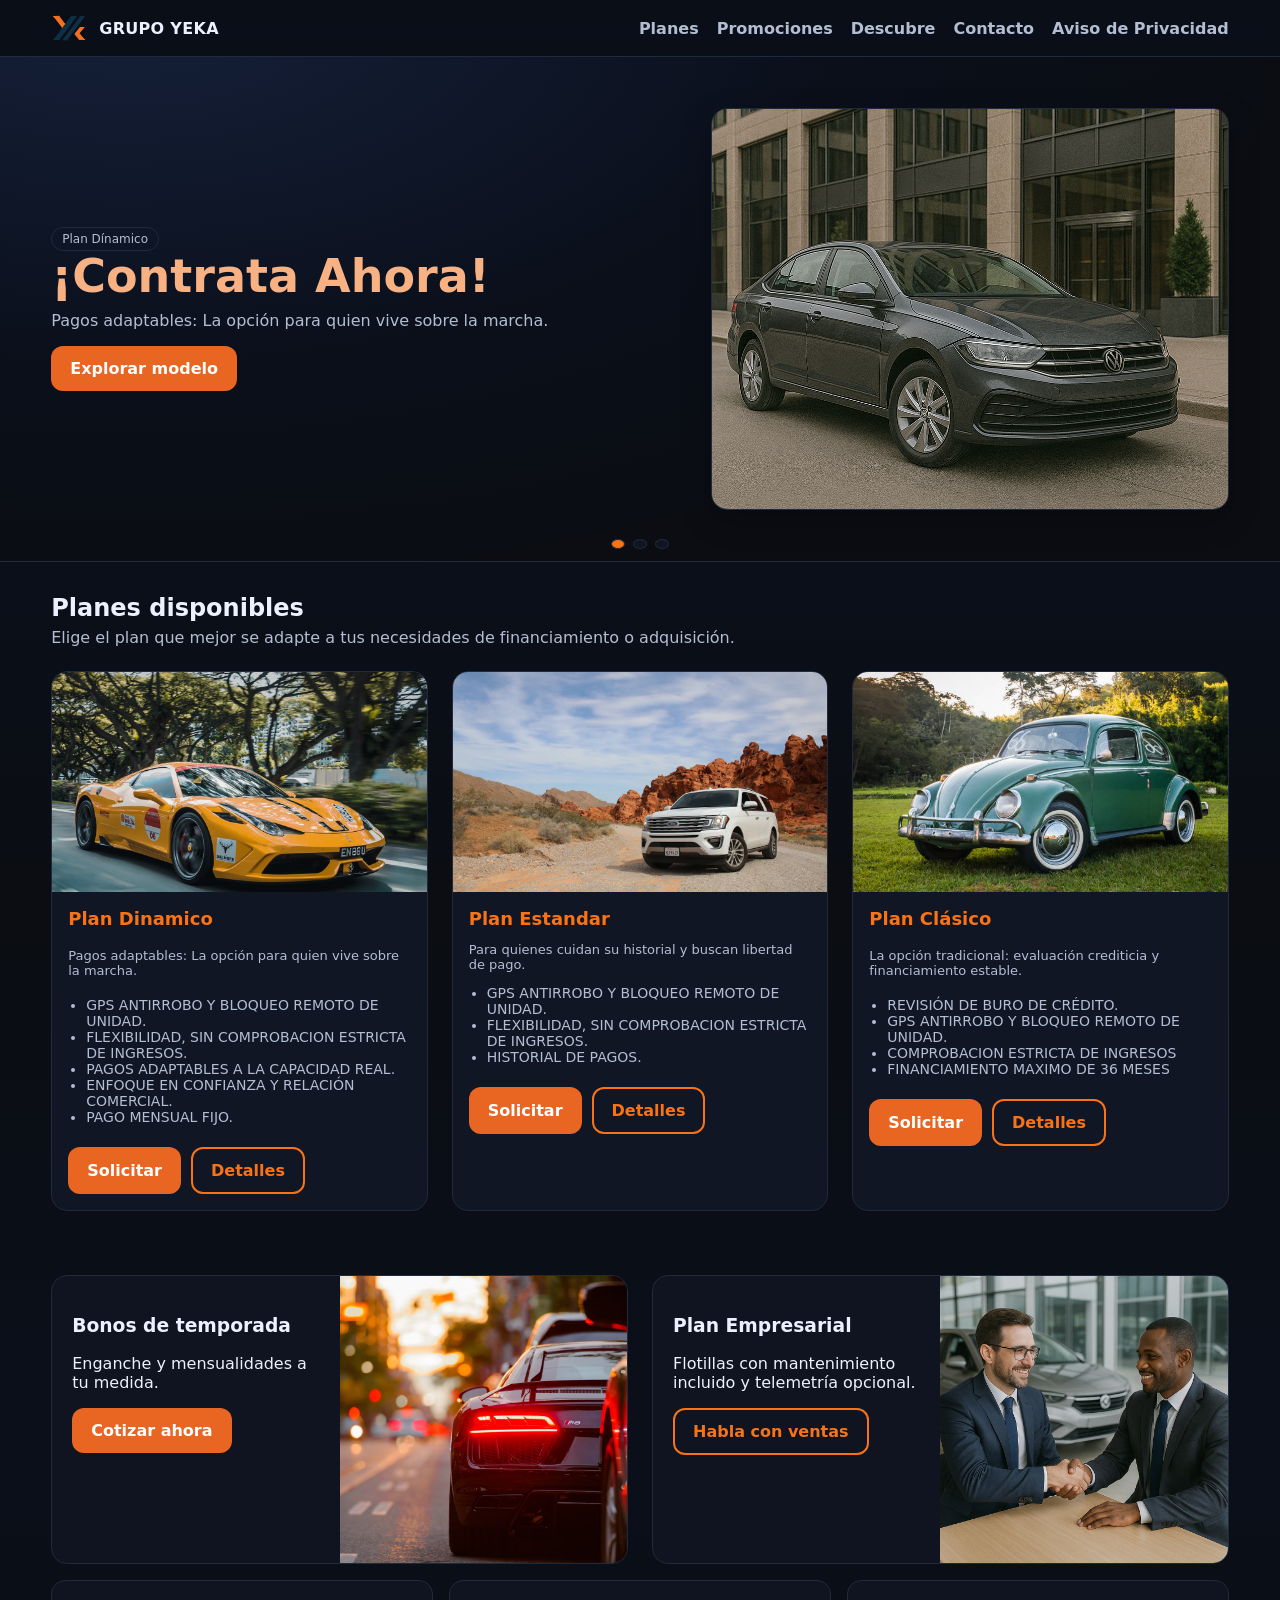
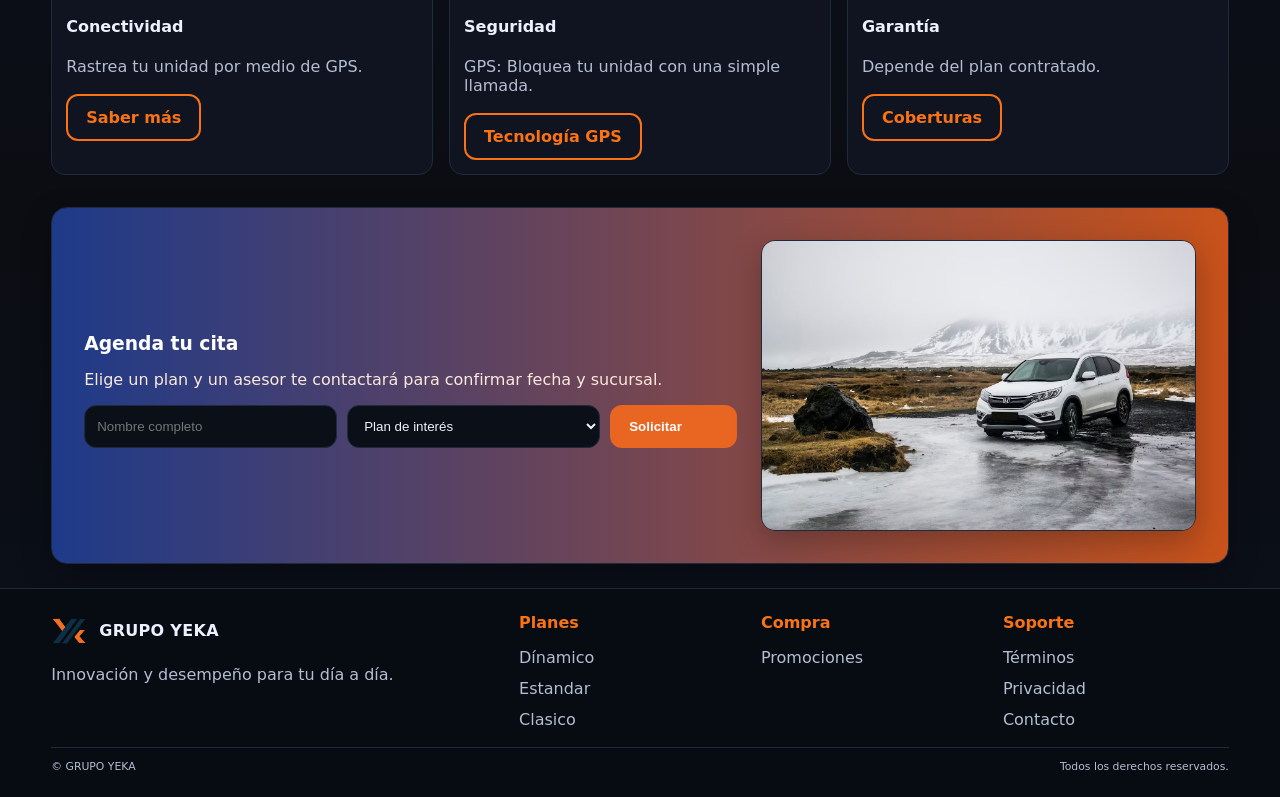
<file: index.html>
<!DOCTYPE html>
<html lang="es">
  <head>
    <meta charset="utf-8" />
    <meta name="viewport" content="width=device-width, initial-scale=1" />
    <title>GRUPO YEKA | Sitio Oficial</title>
    <meta
      name="description"
      content="Explora la línea completa de vehículos GRUPO YEKA: sedanes, SUVs y pickups. Promociones, pruebas de manejo y cotizador."
    />
    <link rel="icon" href="/favicon.png" type="image/png">
    <link rel="stylesheet" href="styles.css" />
    <link rel="js" href="script.js" />
  </head>
  <body>
    <!-- Header -->
    <header class="header">
      <div class="container nav">
        <a class="brand" href="#">
          <span class="brand-logo" aria-hidden="true"></span>
          <span class="brand-name">GRUPO YEKA</span>
        </a>
        <nav class="menu" aria-label="Principal">
          <a href="#planes">Planes</a>
          <a href="#promos">Promociones</a>
          <a href="#descubre">Descubre</a>
          <a href="#contacto">Contacto</a>
          <a href="aviso_privacidad.html">Aviso de Privacidad</a>
        </nav>
      </div>
    </header>

    <!-- Hero / Carrusel -->
    <section class="hero">
      <div class="container slides" id="slides">
        <!-- Slide 1 -->
        <article class="slide active">
          <div class="slide-inner">
            <div class="copy">
              <div class="badge">Plan Dínamico</div>
              <h1>¡Contrata Ahora!</h1>
              <p>
                Pagos adaptables: La opción para quien vive sobre la marcha.
              </p>
              <div style="display: flex; gap: 10px; margin-top: 6px">
                <a class="btn" href="#planes">Explorar modelo</a>
              </div>
            </div>
            <div class="media">
              <img
                src="assets/virtus_gris.png"
                alt="SUV híbrida plateada en carretera nocturna"
              />
            </div>
          </div>
        </article>
        <!-- Slide 2 -->
        <article class="slide">
          <div class="slide-inner">
            <div class="copy">
              <div class="badge">Plan Estandar</div>
              <h1>¡Contrata ahora!</h1>
              <p>
                Para quienes cuidan su historial y buscan libertad de pago.
              </p>
              <div style="display: flex; gap: 10px; margin-top: 6px">
                <a class="btn" href="#planes">Ver versiones</a>
                <a class="btn outline" href="#promos">Promociones</a>
              </div>
            </div>
            <div class="media">
              <img
                src="assets/pickup_negra.png"
                alt="Pickup negra sobre terreno rocoso"
              />
            </div>
          </div>
        </article>
        <!-- Slide 3 -->
        <article class="slide">
          <div class="slide-inner">
            <div class="copy">
              <div class="badge">Plan Clasico</div>
              <h1>¡Contrata Ahora!</h1>
              <p>
                La opción tradicional: evaluación crediticia y financiamiento
              estable.
              </p>
              <div style="display: flex; gap: 10px; margin-top: 6px">
                <a class="btn" href="#planes">Configurar</a>
                <a class="btn outline" href="#descubre">Descubrir más</a>
              </div>
            </div>
            <div class="media">
              <img
                src="assets/spark_azul.png"
                alt="Coupé eléctrico azul en estudio"
              />
            </div>
          </div>
        </article>
        <div class="dots" aria-label="Indicadores del carrusel"></div>
      </div>
    </section>

    <!-- Línea de planes -->
    <section class="section container" id="planes">
      <h2>Planes disponibles</h2>
      <p class="lead">
        Elige el plan que mejor se adapte a tus necesidades de financiamiento o
        adquisición.
      </p>

      <div class="models">
        <!-- Plan 1 -->
        <article class="card">
          <div class="card-media">
            <img
              src="assets/deportivo.png"
              alt="Plan Dinamico"
            />
          </div>
          <div class="card-body">
            <h3 class="card-title">Plan Dinamico</h3>
            <p class="card-meta">
              Pagos adaptables: La opción para quien vive sobre la marcha.
            </p>
            <ul
              style="
                margin: 0 0 10px 0;
                padding-left: 18px;
                color: var(--muted);
                font-size: 14px;
              "
            >
              <li>GPS ANTIRROBO Y BLOQUEO REMOTO DE UNIDAD.</li>
              <li>FLEXIBILIDAD, SIN COMPROBACION ESTRICTA DE INGRESOS.</li>
              <li>PAGOS ADAPTABLES A LA CAPACIDAD REAL.</li>
              <li>ENFOQUE EN CONFIANZA Y RELACIÓN COMERCIAL.</li>
              <li>PAGO MENSUAL FIJO.</li>
            </ul>
            <div class="card-actions">
              <a class="btn" href="#cotiza">Solicitar</a>
              <a class="btn outline" href="#">Detalles</a>
            </div>
          </div>
        </article>

        <!-- Plan 2 -->
        <article class="card">
          <div class="card-media">
            <img
              src="assets/camioneta.png"
              alt="Plan Clásico"
            />
          </div>
          <div class="card-body">
            <div>
              <h3 class="card-title">Plan Estandar</h3>
              <p class="card-meta">
                Para quienes cuidan su historial y buscan libertad de pago.
              </p>
              <ul
                style="
                  margin: 0 0 10px 0;
                  padding-left: 18px;
                  color: var(--muted);
                  font-size: 14px;
                "
              >
                <li>GPS ANTIRROBO Y BLOQUEO REMOTO DE UNIDAD.</li>
                <li>FLEXIBILIDAD, SIN COMPROBACION ESTRICTA DE INGRESOS.</li>
                <li>HISTORIAL DE PAGOS.</li>
              </ul>
            </div>
            <div class="card-actions">
              <a class="btn" href="#cotiza">Solicitar</a>
              <a class="btn outline" href="#">Detalles</a>
            </div>
          </div>
        </article>

        <!-- Plan 3 -->
        <article class="card">
          <div class="card-media">
            <img
              src="assets/bocho_verde.jpg"
              alt="Plan Clásico"
            />
          </div>
          <div class="card-body">
            <h3 class="card-title">Plan Clásico</h3>
            <p class="card-meta">
              La opción tradicional: evaluación crediticia y financiamiento
              estable.
            </p>
            <ul
              style="
                margin: 0 0 10px 0;
                padding-left: 18px;
                color: var(--muted);
                font-size: 14px;
              "
            >
              <li>REVISIÓN DE BURO DE CRÉDITO.</li>
              <li>GPS ANTIRROBO Y BLOQUEO REMOTO DE UNIDAD.</li>
              <li>COMPROBACION ESTRICTA DE INGRESOS</li>
              <li>FINANCIAMIENTO MAXIMO DE 36 MESES</li>
            </ul>
            <div class="card-actions">
              <a class="btn" href="#cotiza">Solicitar</a>
              <a class="btn outline" href="#">Detalles</a>
            </div>
          </div>
        </article>
      </div>
    </section>

    <!-- Promociones / Descubrimientos -->
    <section class="section container" id="promos">
      <div class="promo">
        <div class="tile">
          <div class="copy">
            <h3>Bonos de temporada</h3>
            <p>
              Enganche y mensualidades a tu medida.
            </p>
            <a class="btn" href="#cotiza">Cotizar ahora</a>
          </div>
          <div class="media">
            <img
              src="assets/deportivo_2.png"
              alt="Auto rojo en showroom"
            />
          </div>
        </div>
        <div class="tile">
          <div class="copy">
            <h3>Plan Empresarial</h3>
            <p>Flotillas con mantenimiento incluido y telemetría opcional.</p>
            <a class="btn outline" href="#contacto">Habla con ventas</a>
          </div>
          <div class="media">
            <img
              src="assets/trato.png"
              alt="Estacionamiento corporativo nocturno"
            />
          </div>
        </div>
      </div>

      <div class="discover" id="descubre">
        <div class="mini">
          <h4>Conectividad</h4>
          <p class="lead">Rastrea tu unidad por medio de GPS.</p>
          <a class="btn outline" href="#">Saber más</a>
        </div>
        <div class="mini">
          <h4>Seguridad</h4>
          <p class="lead">
            GPS: Bloquea tu unidad con una simple llamada.
          </p>
          <a class="btn outline" href="#">Tecnología GPS</a>
        </div>
        <div class="mini">
          <h4>Garantía</h4>
          <p class="lead">
            Depende del plan contratado.
          </p>
          <a class="btn outline" href="#">Coberturas</a>
        </div>
      </div>
    </section>

    <!-- CTA -->
    <section class="cta container" id="cotiza">
      <div class="cta-inner">
        <div>
          <h3>Agenda tu cita</h3>
          <p>
            Elige un plan y un asesor te contactará para confirmar fecha y
            sucursal.
          </p>
          <form
            id="testDrive"
            onsubmit="return false"
            style="display: grid; grid-template-columns: 2fr 2fr 1fr; gap: 10px"
          >
            <input
              required
              name="name"
              placeholder="Nombre completo"
              style="
                padding: 12px;
                border-radius: 12px;
                border: 1px solid var(--border);
                background: #0b0f18;
                color: var(--text);
              "
            />
            <select
              required
              name="model"
              style="
                padding: 12px;
                border-radius: 12px;
                border: 1px solid var(--border);
                background: #0b0f18;
                color: var(--text);
              "
            >
              <option value="" disabled selected>Plan de interés</option>
              <option value="Dínamico">Plan Dinamico</option>
              <option value="Estandar">Plan Estandar</option>
              <option value="Clasico">Plan Clasico</option>
              <option value="Empresarial">Plan Empresarial</option>
            </select>
            <button class="btn" type="submit">Solicitar</button>
          </form>
          <small
            id="formMsg"
            style="display: block; margin-top: 8px; color: var(--muted)"
          ></small>
        </div>
        <div>
          <img
            src="assets/camioneta_2.png"
            alt="Interior de vehículo con volante y tablero digital"
            style="
              border-radius: 14px;
              border: 1px solid var(--border);
              box-shadow: var(--shadow);
            "
          />
        </div>
      </div>
    </section>

    <!-- Footer -->
    <footer class="footer" id="contacto">
      <div class="container">
        <div class="fgrid">
          <div class="fcol">
            <div class="brand" style="margin-bottom: 8px">
              <span class="brand-logo" aria-hidden="true"></span>
              <span class="brand-name">GRUPO YEKA</span>
            </div>
            <p style="color: var(--muted); max-width: 44ch">
              Innovación y desempeño para tu día a día.
            </p>
          </div>
          <div class="fcol">
            <h4>Planes</h4>
            <a href="#planes">Dínamico</a>
            <a href="#planes">Estandar</a>
            <a href="#planes">Clasico</a>
          </div>
          <div class="fcol">
            <h4>Compra</h4>
            <a href="#promos">Promociones</a>
          </div>
          <div class="fcol">
            <h4>Soporte</h4>
            <a href="#">Términos</a>
            <a href="#">Privacidad</a>
            <a href="#">Contacto</a>
          </div>
        </div>
        <div class="legal">
          <small>© <span id="year"></span> GRUPO YEKA</small>
          <small>Todos los derechos reservados.</small>
        </div>
      </div>
    </footer>
    <script src="script.js"></script>
  </body>
</html>
</file>
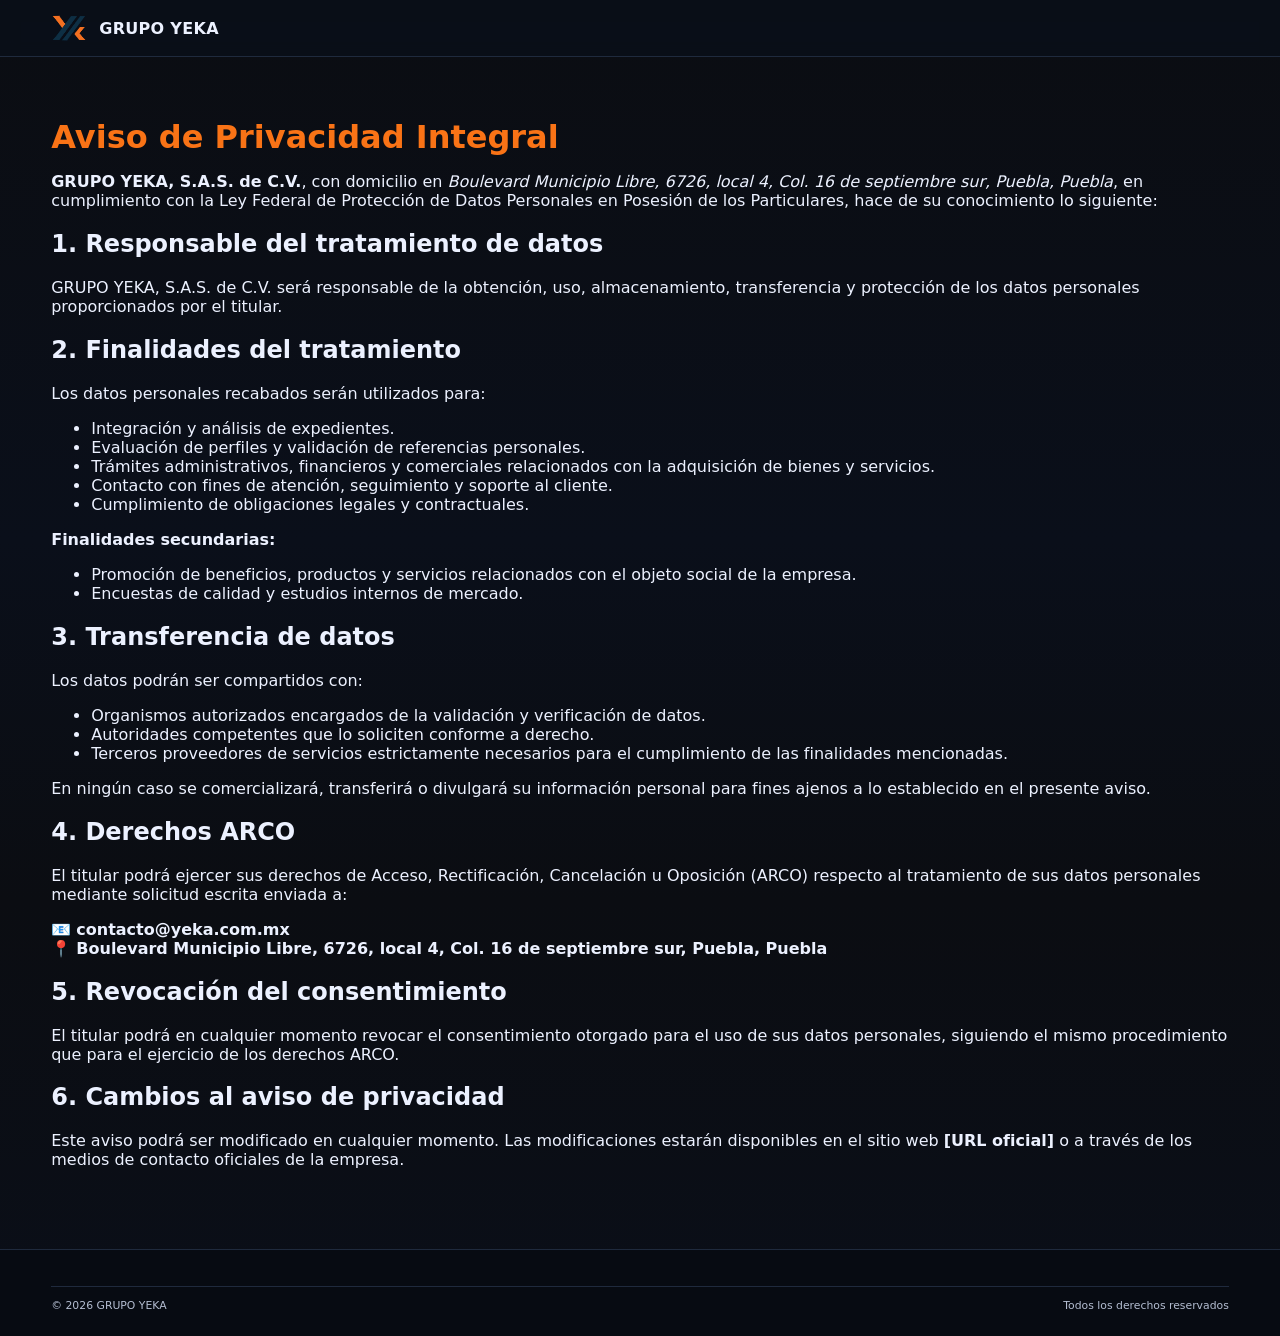
<file: aviso_privacidad.html>
<!DOCTYPE html>
<html lang="es">
<head>
  <meta charset="utf-8">
  <meta name="viewport" content="width=device-width, initial-scale=1">
  <title>Aviso de Privacidad | GRUPO YEKA</title>

  <!-- Estilos compartidos -->
  <link rel="stylesheet" href="styles.css">
</head>

<body>
  <header class="header">
    <div class="container nav">
      <a class="brand" href="index.html">
        <span class="brand-logo"></span>
        <span class="brand-name">GRUPO YEKA</span>
      </a>
    </div>
  </header>

  <main class="container" style="padding: 40px 0;">
    <h1 style="margin-bottom: 12px; color: var(--naranja-acento);">Aviso de Privacidad Integral</h1>
    <p><strong>GRUPO YEKA, S.A.S. de C.V.</strong>, con domicilio en <em>Boulevard Municipio Libre, 6726, local 4, Col. 16 de septiembre sur, Puebla, Puebla</em>, en cumplimiento con la Ley Federal de Protección de Datos Personales en Posesión de los Particulares, hace de su conocimiento lo siguiente:</p>

    <h2>1. Responsable del tratamiento de datos</h2>
    <p>GRUPO YEKA, S.A.S. de C.V. será responsable de la obtención, uso, almacenamiento, transferencia y protección de los datos personales proporcionados por el titular.</p>

    <h2>2. Finalidades del tratamiento</h2>
    <p>Los datos personales recabados serán utilizados para:</p>
    <ul>
      <li>Integración y análisis de expedientes.</li>
      <li>Evaluación de perfiles y validación de referencias personales.</li>
      <li>Trámites administrativos, financieros y comerciales relacionados con la adquisición de bienes y servicios.</li>
      <li>Contacto con fines de atención, seguimiento y soporte al cliente.</li>
      <li>Cumplimiento de obligaciones legales y contractuales.</li>
    </ul>

    <p><strong>Finalidades secundarias:</strong></p>
    <ul>
      <li>Promoción de beneficios, productos y servicios relacionados con el objeto social de la empresa.</li>
      <li>Encuestas de calidad y estudios internos de mercado.</li>
    </ul>

    <h2>3. Transferencia de datos</h2>
    <p>Los datos podrán ser compartidos con:</p>
    <ul>
      <li>Organismos autorizados encargados de la validación y verificación de datos.</li>
      <li>Autoridades competentes que lo soliciten conforme a derecho.</li>
      <li>Terceros proveedores de servicios estrictamente necesarios para el cumplimiento de las finalidades mencionadas.</li>
    </ul>
    <p>En ningún caso se comercializará, transferirá o divulgará su información personal para fines ajenos a lo establecido en el presente aviso.</p>

    <h2>4. Derechos ARCO</h2>
    <p>El titular podrá ejercer sus derechos de Acceso, Rectificación, Cancelación u Oposición (ARCO) respecto al tratamiento de sus datos personales mediante solicitud escrita enviada a:</p>
    <p>
      📧 <strong>contacto@yeka.com.mx</strong><br>
      📍 <strong>Boulevard Municipio Libre, 6726, local 4, Col. 16 de septiembre sur, Puebla, Puebla</strong>
    </p>

    <h2>5. Revocación del consentimiento</h2>
    <p>El titular podrá en cualquier momento revocar el consentimiento otorgado para el uso de sus datos personales, siguiendo el mismo procedimiento que para el ejercicio de los derechos ARCO.</p>

    <h2>6. Cambios al aviso de privacidad</h2>
    <p>Este aviso podrá ser modificado en cualquier momento. Las modificaciones estarán disponibles en el sitio web <strong>[URL oficial]</strong> o a través de los medios de contacto oficiales de la empresa.</p>
  </main>

  <footer class="footer">
    <div class="container legal">
      <small>© <span id="year"></span> GRUPO YEKA</small>
      <small>Todos los derechos reservados</small>
    </div>
  </footer>

  <script>
    document.getElementById("year").textContent = new Date().getFullYear();
  </script>
</body>
</html>
</file>
<file: styles.css>
/* ============ Diseño base ============ */
:root {
  /* ===== Colores base (tema oscuro) ===== */
  --bg: #0b0d12;
  --card: #101624;
  --card-2: #0f1420;
  --text: #ecf1ff;
  --muted: #b4bed2;
  --border: #1f2a3d;

  /* ===== Paleta institucional ===== */
  --azul: #1e3a8a;            /* Azul principal */
  --brand: var(--azul);
  --brand-2: #2ea8ff;         /* Azul acento */
  --naranja: #f97316;         /* Naranja original brillante */
  --naranja-principal: #E86522;
  --naranja-acento: #F97316;
  --naranja-oscuro: #C9521A;
  --naranja-claro: #F8B182;
  --beige: #FBE9DC;

  /* ===== Tonos neutros ===== */
  --gris-claro: #f3f4f6;
  --gris-oscuro: #374151;
  --blanco: #ffffff;

  /* ===== Estados / alertas ===== */
  --ok: #20c997;
  --success: #27ae60;
  --danger: #ff6b6b;
  --error: #e74c3c;

  /* ===== Acentos ===== */
  --accent: var(--naranja-acento);

  /* ===== Efectos ===== */
  --radius: 16px;
  --shadow: 0 10px 30px rgba(0, 0, 0, .25);
}

/* =========================================================
   BASE
   ========================================================= */
* { box-sizing: border-box; }

html, body { height: 100%; }

body {
  margin: 0;
  font-family: Inter, ui-sans-serif, system-ui, -apple-system, Segoe UI, Roboto, Arial;
  color: var(--text);
  background: linear-gradient(180deg, #0b0d12 0%, #0a0f1a 60%, #0b0d12 100%);
}

a { color: inherit; text-decoration: none; }

img { max-width: 100%; display: block; }

.container {
  width: min(1200px, 92%);
  margin-inline: auto;
}

/* =========================================================
   BOTONES (NARANJAS)
   ========================================================= */
.btn {
  display: inline-flex;
  align-items: center;
  gap: 10px;
  padding: 12px 18px;
  border-radius: 12px;
  border: 1px solid transparent;
  background: var(--naranja-principal);
  color: var(--blanco);
  font-weight: 700;
  cursor: pointer;
  transition: background 0.3s, transform 0.2s;
}

.btn:hover {
  background: var(--naranja-acento);
  transform: translateY(-2px);
}

.btn.outline {
  background: transparent;
  border: 2px solid var(--naranja-acento);
  color: var(--naranja-acento);
}
.btn.outline:hover {
  background: var(--naranja-acento);
  color: var(--blanco);
}

/* =========================================================
   OTROS ELEMENTOS BASE
   ========================================================= */
.badge {
  display: inline-block;
  padding: 4px 10px;
  border: 1px solid var(--border);
  border-radius: 999px;
  color: var(--muted);
  font-size: 12px;
}

/* ============ Header ============ */
.header {
  position: sticky;
  top: 0;
  z-index: 1000;
  border-bottom: 1px solid var(--border);
  backdrop-filter: saturate(1.2) blur(8px);
  background: color-mix(in oklab, #0a0f1a 75%, transparent);
}

.nav {
  display: flex;
  align-items: center;
  justify-content: space-between;
  gap: 18px;
  padding: 10px 0;
}

.brand {
  display: flex;
  align-items: center;
  gap: 12px;
}

.brand-logo {
  width: 36px;
  height: 36px;
  border-radius: 8px;
  background-image: url("assets/IconoYKS.png");
  background-size: cover;
  background-position: center;
  background-repeat: no-repeat;
}


.brand-name {
  font-weight: 800;
  letter-spacing: .3px;
}

.menu {
  display: flex;
  gap: 18px;
  align-items: center;
}

.menu a {
  color: var(--muted);
  font-weight: 600;
  transition: color .3s;
}

.menu a:hover {
  color: var(--naranja);
}

.nav-cta {
  display: flex;
  gap: 10px;
  align-items: center;
}

.hamb {
  display: none;
  background: transparent;
  border: 1px solid var(--border);
  color: var(--text);
  padding: 8px 10px;
  border-radius: 10px;
}

/* ============ Hero / Carrusel ============ */
.hero {
  position: relative;
  overflow: hidden;
  border-bottom: 1px solid var(--border);
  background: radial-gradient(1200px 600px at 10% -10%, #15203a 0%, #0a0f1a 60%, #0b0d12 100%);
}

.slides {
  position: relative;
  height: 56vh;
  min-height: 420px;
}

.slide {
  position: absolute;
  inset: 0;
  opacity: 0;
  transition: opacity .8s ease;
  display: grid;
  align-items: center;
}

.slide.active {
  opacity: 1;
}

.slide-inner {
  display: grid;
  grid-template-columns: 1.1fr .9fr;
  gap: 28px;
  align-items: center;
}

.slide .copy h1 {
  margin: 0 0 10px;
  font-size: clamp(26px, 4vw, 46px);
  line-height: 1.1;
  color: var(--naranja-claro);
}

.slide .copy p {
  margin: 0 0 16px;
  color: var(--muted);
  max-width: 60ch;
}

.slide .media {
  border-radius: var(--radius);
  overflow: hidden;
  border: 1px solid var(--border);
  box-shadow: var(--shadow);
  background: #070a12;
}

.slide .media img {
  width: 100%;
  height: 100%;
  object-fit: cover;
  max-height: 400px;
}

.dots {
  position: absolute;
  bottom: 12px;
  left: 50%;
  transform: translateX(-50%);
  display: flex;
  gap: 8px;
}

.dot {
  width: 10px;
  height: 10px;
  border-radius: 50%;
  border: 1px solid var(--border);
  background: #101522;
  cursor: pointer;
}

.dot.active {
  background: var(--naranja);
}

/* ============ Línea de planes ============ */
.section {
  padding: 32px 0;
}

.section h2 {
  margin: 0 0 6px;
}

.section p.lead {
  margin: 0 0 18px;
  color: var(--muted);
}

.models {
  display: grid;
  grid-template-columns: repeat(3, 1fr);
  gap: 16px;
}

.card {
  background: var(--card);
  border: 1px solid var(--border);
  border-radius: 16px;
  overflow: hidden;
  display: block;
  transition: transform .3s, box-shadow .3s;
}

.card:hover {
  transform: translateY(-5px);
  border-color: var(--naranja);
  box-shadow: 0 10px 20px rgba(249,115,22,0.3);
}

.card-media {
  aspect-ratio: 16/9;
  background: #0b0f18;
}

.card-body {
  display: grid;
  gap: 6px;
  padding: 12px;
}

.card-title {
  margin: 0;
  font-size: 18px;
  color: var(--naranja-acento);
}

.card-meta {
  color: var(--muted);
  font-size: 13px;
}

.card-actions {
  display: flex;
  gap: 10px;
  margin-top: 6px;
}

/* ============ Footer ============ */
.footer {
  border-top: 1px solid var(--border);
  padding: 24px 0;
  background: #070b12;
  margin-top: 24px;
}

.fgrid {
  display: grid;
  grid-template-columns: 2fr 1fr 1fr 1fr;
  gap: 16px;
}

.fcol h4 {
  margin: 0 0 10px;
  color: var(--naranja);
}

.fcol a {
  display: block;
  color: var(--muted);
  padding: 6px 0;
}

.fcol a:hover {
  color: var(--naranja-acento);
}

.legal {
  display: flex;
  justify-content: space-between;
  gap: 10px;
  margin-top: 12px;
  color: var(--muted);
  font-size: 13px;
  border-top: 1px solid var(--border);
  padding-top: 12px;
}

/* ============ Responsive ============ */
@media (max-width: 1024px) {
  .slide-inner { grid-template-columns: 1fr; }
  .promo { grid-template-columns: 1fr; }
  .cta-inner { grid-template-columns: 1fr; }
  .models { grid-template-columns: repeat(3, 1fr); }
  .fgrid { grid-template-columns: 1fr 1fr 1fr; }
  .menu { display: none; }
  .hamb { display: inline-flex; }
}

@media (max-width: 760px) {
  .models { grid-template-columns: 1fr 1fr; }
  .discover { grid-template-columns: 1fr; }
  .fgrid { grid-template-columns: 1fr 1fr; }
}

@media (max-width: 520px) {
  .models { grid-template-columns: 1fr; }
  .fgrid { grid-template-columns: 1fr; }
}

/* =========================================================
   CORRECCIÓN DE LAYOUT: PLANES, PROMOS Y CTA
   ========================================================= */

/* ---------- Sección de Planes ---------- */

.models {
  display: grid;
  grid-template-columns: repeat(auto-fit, minmax(320px, 1fr));
  gap: 24px;
  margin-top: 24px;
}

.card {
  background: var(--card);
  border: 1px solid var(--border);
  border-radius: 16px;
  overflow: hidden;
  transition: transform .3s, box-shadow .3s;
}

.card:hover {
  transform: translateY(-4px);
  box-shadow: 0 10px 24px rgba(249,115,22,0.25);
}

.card-media img {
  width: 100%;
  height: auto;
  object-fit: cover;
  max-height: 220px;
}

.card-body {
  padding: 16px;
  display: flex;
  flex-direction: column;
  justify-content: space-between;
}

/* ---------- Promociones / Descubrimientos ---------- */
.promo {
  display: grid;
  grid-template-columns: repeat(auto-fit, minmax(460px, 1fr));
  gap: 24px;
}

.promo .tile {
  background: var(--card-2);
  border: 1px solid var(--border);
  border-radius: 16px;
  overflow: hidden;
  display: grid;
  grid-template-columns: 1fr 1fr;
  align-items: stretch;
  transition: transform .3s, box-shadow .3s;
}

.promo .tile:hover {
  transform: translateY(-3px);
  box-shadow: var(--shadow);
}

.promo .copy {
  padding: 20px;
}

.promo .media img {
  width: 100%;
  height: 100%;
  object-fit: cover;
}

/* ---------- CTA (Cotiza) ---------- */
.cta {
  border: 1px solid var(--border);
  border-radius: 16px;
  background: linear-gradient(90deg, var(--azul) 0%, var(--naranja-oscuro) 100%);
  overflow: hidden;
  box-shadow: var(--shadow);
}

.cta-inner {
  display: grid;
  grid-template-columns: 1.2fr .8fr;
  align-items: center;
  gap: 24px;
  padding: 32px;
}

.cta-inner img {
  width: 100%;
  height: auto;
  border-radius: 12px;
  object-fit: cover;
  border: 1px solid var(--border);
}

.cta h3 {
  color: var(--blanco);
  margin-bottom: 8px;
}

.cta p {
  color: var(--beige);
  margin-bottom: 16px;
}

#testDrive input,
#testDrive select {
  width: 100%;
  background: var(--card);
  border: 1px solid var(--border);
  color: var(--text);
  padding: 12px;
  border-radius: 10px;
}

#testDrive button.btn {
  background: var(--naranja-principal);
  color: var(--blanco);
}

#testDrive button.btn:hover {
  background: var(--naranja-acento);
}

/* ---------- Responsivo ---------- */
@media (max-width: 900px) {
  .promo .tile { grid-template-columns: 1fr; }
  .cta-inner { grid-template-columns: 1fr; }
  .models { grid-template-columns: 1fr 1fr; }
}
@media (max-width: 600px) {
  .models { grid-template-columns: 1fr; }
  .promo { grid-template-columns: 1fr; }
}

.discover {
    display: grid;
    grid-template-columns: repeat(3, 1fr);
    gap: 16px;
    margin-top: 16px
}

.discover .mini {
    border: 1px solid var(--border);
    border-radius: 14px;
    padding: 14px;
    background: var(--card-2)
}
</file>
